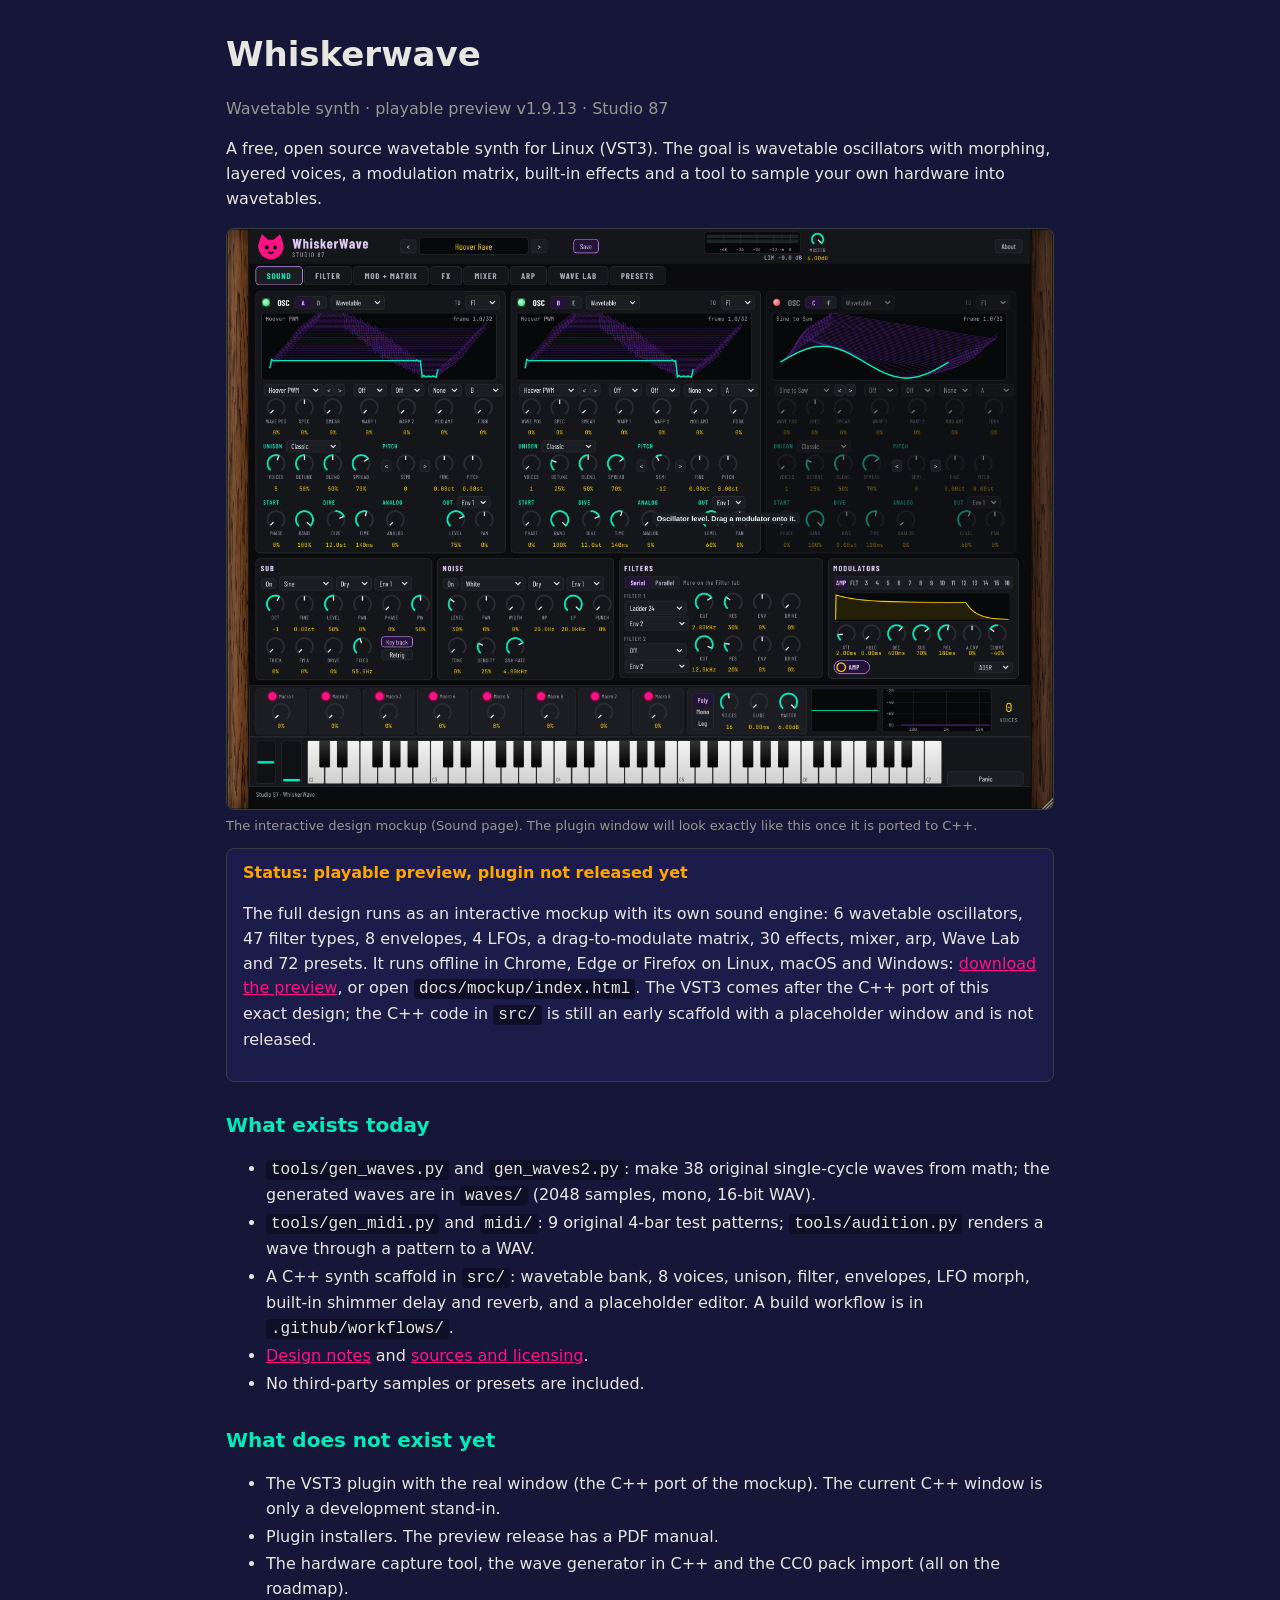
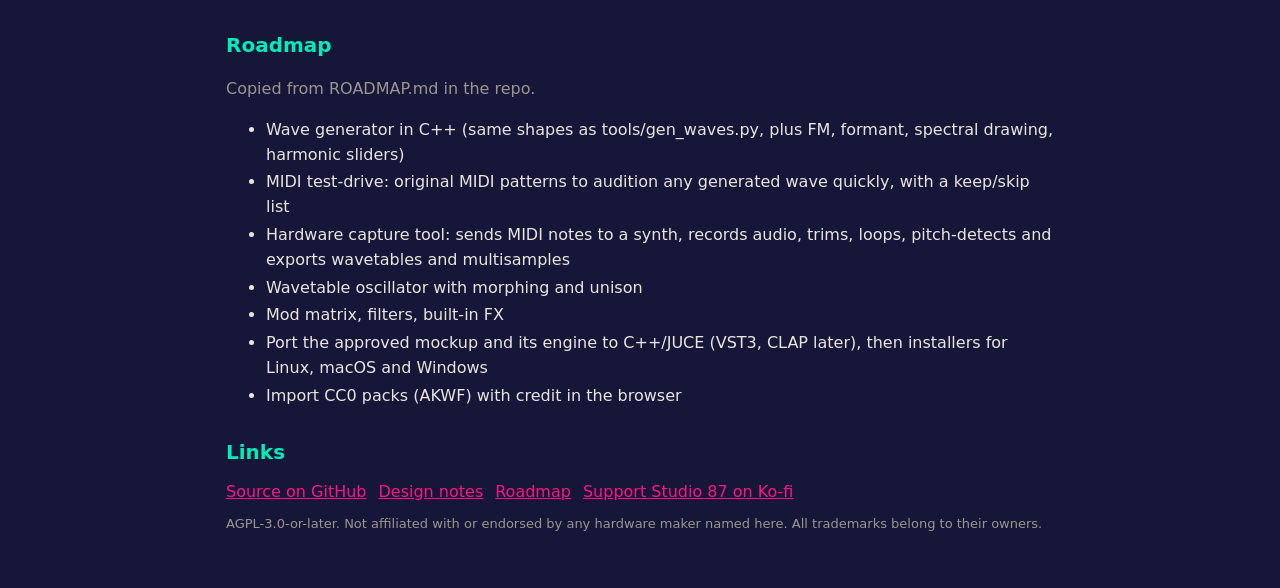
<file: docs/index.html>
<!doctype html>
<html lang="en"><head><meta charset="utf-8"><meta name="viewport" content="width=device-width,initial-scale=1">
<title>Whiskerwave</title>
<style>
:root{--bg:#161638;--panel:#1c1c4a;--line:#33403f;--text:#e8e6e1;--muted:#9a9690;--teal:#02EBBA;--pink:#FF1383;--amber:#FFA600}
*{box-sizing:border-box}
body{margin:0;background:var(--bg);color:var(--text);font:16px/1.55 system-ui,Arial,sans-serif}
main{max-width:860px;margin:0 auto;padding:28px 16px 48px}
h1{margin:0 0 4px;font-size:34px} h2{color:var(--teal);font-size:20px;margin:28px 0 8px}
a{color:var(--pink)} .muted{color:var(--muted)}
img.shot{width:100%;height:auto;border:1px solid var(--line);border-radius:8px;display:block}
.cap{color:var(--muted);font-size:13px;margin-top:6px}
.box{background:var(--panel);border:1px solid var(--line);border-radius:8px;padding:12px 16px;margin:12px 0}
.box b{color:var(--amber)} li{margin:3px 0}
code{background:#0e0e26;padding:1px 5px;border-radius:4px}
.links a{display:inline-block;margin:4px 12px 4px 0}
</style></head><body><main>
<h1>Whiskerwave</h1>
<p class="muted">Wavetable synth · playable preview v1.9.13 · Studio 87</p>
<p>A free, open source wavetable synth for Linux (VST3). The goal is wavetable oscillators with morphing, layered voices, a modulation matrix, built-in effects and a tool to sample your own hardware into wavetables.</p>
<img class="shot" src="screenshot.png" alt="WhiskerWave mockup, Sound page">
<div class="cap">The interactive design mockup (Sound page). The plugin window will look exactly like this once it is ported to C++.</div>
<div class="box"><b>Status: playable preview, plugin not released yet</b><p>The full design runs as an interactive mockup with its own sound engine: 6 wavetable oscillators, 47 filter types, 8 envelopes, 4 LFOs, a drag-to-modulate matrix, 30 effects, mixer, arp, Wave Lab and 72 presets. It runs offline in Chrome, Edge or Firefox on Linux, macOS and Windows: <a href="https://github.com/SpeakingColors/whiskerwave-vst/releases/tag/v1.9.13-preview">download the preview</a>, or open <code>docs/mockup/index.html</code>. The VST3 comes after the C++ port of this exact design; the C++ code in <code>src/</code> is still an early scaffold with a placeholder window and is not released.</p></div>
<h2>What exists today</h2><ul><li><code>tools/gen_waves.py</code> and <code>gen_waves2.py</code>: make 38 original single-cycle waves from math; the generated waves are in <code>waves/</code> (2048 samples, mono, 16-bit WAV).</li><li><code>tools/gen_midi.py</code> and <code>midi/</code>: 9 original 4-bar test patterns; <code>tools/audition.py</code> renders a wave through a pattern to a WAV.</li><li>A C++ synth scaffold in <code>src/</code>: wavetable bank, 8 voices, unison, filter, envelopes, LFO morph, built-in shimmer delay and reverb, and a placeholder editor. A build workflow is in <code>.github/workflows/</code>.</li><li><a href="https://github.com/SpeakingColors/whiskerwave-vst/blob/main/docs/DESIGN.md">Design notes</a> and <a href="https://github.com/SpeakingColors/whiskerwave-vst/blob/main/docs/SOURCES.md">sources and licensing</a>.</li><li>No third-party samples or presets are included.</li></ul>
<h2>What does not exist yet</h2><ul><li>The VST3 plugin with the real window (the C++ port of the mockup). The current C++ window is only a development stand-in.</li><li>Plugin installers. The preview release has a PDF manual.</li><li>The hardware capture tool, the wave generator in C++ and the CC0 pack import (all on the roadmap).</li></ul>
<h2>Roadmap</h2><p class="muted">Copied from ROADMAP.md in the repo.</p><ul><li>Wave generator in C++ (same shapes as tools/gen_waves.py, plus FM, formant, spectral drawing, harmonic sliders)</li><li>MIDI test-drive: original MIDI patterns to audition any generated wave quickly, with a keep/skip list</li><li>Hardware capture tool: sends MIDI notes to a synth, records audio, trims, loops, pitch-detects and exports wavetables and multisamples</li><li>Wavetable oscillator with morphing and unison</li><li>Mod matrix, filters, built-in FX</li><li>Port the approved mockup and its engine to C++/JUCE (VST3, CLAP later), then installers for Linux, macOS and Windows</li><li>Import CC0 packs (AKWF) with credit in the browser</li></ul>
<div class="links"><h2>Links</h2><a href="https://github.com/SpeakingColors/whiskerwave-vst">Source on GitHub</a><a href="https://github.com/SpeakingColors/whiskerwave-vst/blob/main/docs/DESIGN.md">Design notes</a><a href="https://github.com/SpeakingColors/whiskerwave-vst/blob/main/ROADMAP.md">Roadmap</a><a href="https://ko-fi.com/studio87">Support Studio 87 on Ko-fi</a></div>
<p class="cap">AGPL-3.0-or-later. Not affiliated with or endorsed by any hardware maker named here. All trademarks belong to their owners.</p></main></body></html>
</file>
